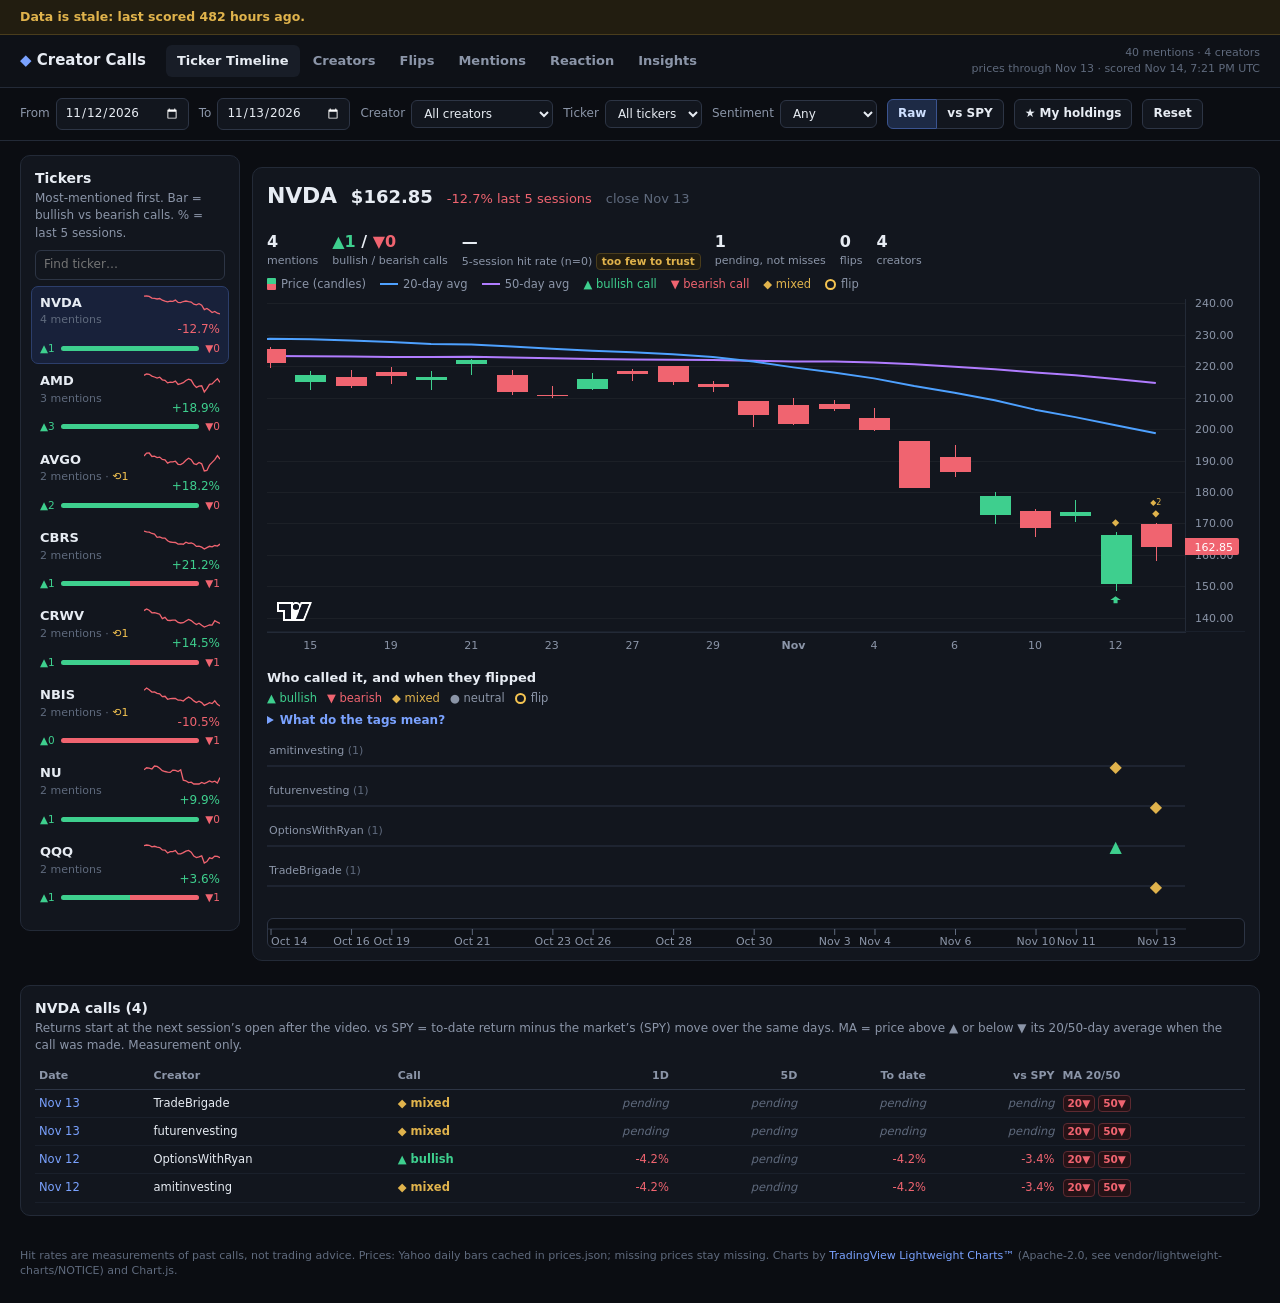
<file: projects/creator-calls-dashboard/index.html>
<!DOCTYPE html>
<html lang="en">
<head>
  <meta charset="utf-8">
  <meta name="viewport" content="width=device-width, initial-scale=1">
  <title>Creator Calls · Ticker Timeline</title>
  <link rel="icon" href="data:image/svg+xml,%3Csvg xmlns='http://www.w3.org/2000/svg' viewBox='0 0 16 16'%3E%3Crect width='16' height='16' rx='3' fill='%23151922'/%3E%3Cpath d='M3 11l3-4 3 2 4-5' stroke='%237aa2ff' stroke-width='1.6' fill='none'/%3E%3C/svg%3E">
  <link rel="stylesheet" href="css/v2.css">
</head>
<body>
  <div id="freshness" class="freshness" hidden role="status"></div>
  <header class="bar">
    <div class="brand"><span class="logo">◆</span> Creator Calls</div>
    <nav class="tabs" role="tablist">
      <button type="button" class="active" data-tab="timeline" role="tab" aria-selected="true">Ticker Timeline</button>
      <button type="button" data-tab="creators" role="tab" aria-selected="false">Creators</button>
      <button type="button" data-tab="flips" role="tab" aria-selected="false">Flips</button>
      <button type="button" data-tab="mentions" role="tab" aria-selected="false">Mentions</button>
      <button type="button" data-tab="reaction" role="tab" aria-selected="false">Reaction</button>
      <button type="button" data-tab="insights" role="tab" aria-selected="false">Insights</button>
    </nav>
    <div id="stamp" class="stamp"></div>
  </header>

  <section class="filters" id="filters">
    <label>From <input type="date" id="from"></label>
    <label>To <input type="date" id="to"></label>
    <label>Creator <select id="channel"><option value="">All creators</option></select></label>
    <label>Ticker <select id="ticker"><option value="">All tickers</option></select></label>
    <label>Sentiment
      <select id="sentiment">
        <option value="">Any</option>
        <option value="bullish">▲ Bullish</option>
        <option value="bearish">▼ Bearish</option>
        <option value="mixed">◆ Mixed</option>
        <option value="neutral">● Neutral</option>
      </select>
    </label>
    <div class="seg" role="group" aria-label="Return basis" title="vs SPY removes the whole market's move over the same days, so you see what the stock did on its own.">
      <button type="button" id="basis-raw" class="on" aria-pressed="true">Raw</button>
      <button type="button" id="basis-spy" aria-pressed="false">vs SPY</button>
    </div>
    <div class="hold-wrap">
      <button type="button" class="btn" id="holdings" aria-pressed="false" aria-expanded="false" aria-controls="holdings-panel">★ My holdings</button>
      <div id="holdings-panel" class="hold-panel" hidden>
        <label class="hold-filter"><input type="checkbox" id="holdings-filter"> Show only my holdings</label>
        <ul id="holdings-list" class="hold-list"></ul>
        <form id="holdings-add" class="hold-add">
          <input id="holdings-input" type="text" maxlength="16" placeholder="Add ticker" aria-label="Add ticker" autocomplete="off" spellcheck="false">
          <button type="submit" class="btn">Add</button>
        </form>
        <button type="button" class="btn hold-reset" id="holdings-reset">Reset to default</button>
      </div>
    </div>
    <button type="button" class="btn" id="reset">Reset</button>
  </section>

  <p id="status" class="status" hidden></p>

  <!-- TIMELINE -->
  <main id="tab-timeline" class="tab-panel active">
    <div class="tl-grid">
      <aside class="panel tl-list">
        <div class="panel-head">
          <h2>Tickers</h2>
          <p class="caption">Most-mentioned first. Bar = bullish vs bearish calls. % = last 5 sessions.</p>
          <input type="search" id="tsearch" placeholder="Find ticker…" aria-label="Find ticker">
        </div>
        <div id="tlist" class="tlist"></div>
      </aside>

      <section class="panel tl-center">
        <div id="focus-head" class="focus-head"></div>
        <div class="legend" id="chart-legend" role="group" aria-label="Chart layers">
          <button type="button" class="leg-btn" data-layer="candles" aria-pressed="true"><i class="ln candles"></i>Price (candles)</button>
          <button type="button" class="leg-btn" data-layer="s20" aria-pressed="true"><i class="ln s20"></i>20-day avg</button>
          <button type="button" class="leg-btn" data-layer="s50" aria-pressed="true"><i class="ln s50"></i>50-day avg</button>
          <button type="button" class="leg-btn" data-layer="bullish" aria-pressed="true"><span class="g bull">▲ bullish call</span></button>
          <button type="button" class="leg-btn" data-layer="bearish" aria-pressed="true"><span class="g bear">▼ bearish call</span></button>
          <button type="button" class="leg-btn" data-layer="mixed" aria-pressed="true"><span class="g mixed">◆ mixed</span></button>
          <button type="button" class="leg-btn" data-layer="flip" aria-pressed="true"><i class="ring"></i>flip</button>
        </div>
        <div id="chart" class="chart-wrap"><svg id="chart-overlay" class="overlay"></svg><div id="call-pop" class="call-pop" hidden role="dialog" aria-label="Calls"></div></div>
        <p id="chart-note" class="caption"></p>
        <div class="lanes-head">
          <h3>Who called it, and when they flipped</h3>
          <p class="lane-legend" id="lane-legend">
            <span class="g bull">▲ bullish</span>
            <span class="g bear">▼ bearish</span>
            <span class="g mixed">◆ mixed</span>
            <span class="g neutral">● neutral</span>
            <span><i class="ring"></i>flip</span>
          </p>
          <details class="lane-help">
            <summary>What do the tags mean?</summary>
            <p class="caption" id="flip-def-short"></p>
          </details>
        </div>
        <div id="lanes" class="lanes"><svg id="lanes-svg"></svg><div id="lane-axis" class="lane-axis"><svg id="lane-axis-svg"></svg></div><div id="lane-tip" class="lane-tip" hidden role="tooltip"></div></div>
      </section>

      <aside class="panel tl-calls">
        <div class="panel-head">
          <h2 id="calls-title">Calls</h2>
          <p class="caption">Returns start at the next session’s open after the video. vs SPY = to-date return minus the market’s (SPY) move over the same days. MA = price above ▲ or below ▼ its 20/50-day average when the call was made. Measurement only.</p>
        </div>
        <div class="table-scroll-wrap" id="calls-scroll-wrap">
          <div class="table-scroll calls-scroll" id="calls-scroll">
            <table class="calls">
              <thead><tr><th>Date</th><th>Creator</th><th>Call</th><th class="r">1D</th><th class="r">5D</th><th class="r">To date</th><th class="r">vs SPY</th><th>MA 20/50</th></tr></thead>
              <tbody id="calls-body"></tbody>
            </table>
          </div>
          <div class="scroll-cue" id="calls-scroll-cue" hidden>scroll →</div>
        </div>
      </aside>
    </div>
  </main>

  <!-- CREATORS / SCORECARD -->
  <main id="tab-creators" class="tab-panel">
    <p class="note">Hit rate = the share of bullish (▲) or bearish (▼) calls where the stock then moved the way the creator said. It is a measurement of past calls only, not advice. Mixed and neutral mentions are not scored. Pending calls (not enough sessions yet) are kept apart and never counted as misses. <span id="basis-note"></span></p>
    <div class="kpi" id="score-kpis"></div>
    <div class="two">
      <article class="panel">
        <h2>Hit rate by creator</h2>
        <p class="caption" id="cap-score-ch">5-session and next-session hit rates. n = scored calls. Dashed line = 50% (a coin flip).</p>
        <div class="chart-box tall"><canvas id="chart-score-channel"></canvas></div>
      </article>
      <article class="panel">
        <div class="table-head"><h2>Creator × ticker</h2><p class="caption" id="split-count"></p></div>
        <p class="caption">Each creator’s record on each ticker. Under 10 scored calls is too few to trust; those rows say so.</p>
        <div class="table-scroll split-scroll">
          <table>
            <thead><tr><th data-sort-split="channel">Creator</th><th data-sort-split="ticker">Ticker</th><th data-sort-split="directional">Calls</th><th class="r" data-sort-split="hit1">1D hit</th><th class="r" data-sort-split="hit5">5D hit</th><th class="r" data-sort-split="hitspy">5D vs SPY</th><th class="r" data-sort-split="hittd">To date</th><th class="r" data-sort-split="pending">Pending</th><th data-sort-split="n5">Sample</th></tr></thead>
            <tbody id="split-body"></tbody>
          </table>
        </div>
      </article>
    </div>
    <article class="panel">
      <div class="table-head"><h2>Scored calls</h2><p class="caption" id="score-count"></p></div>
      <div class="table-scroll">
        <table>
          <thead><tr>
            <th data-sort-score="date">Date</th><th data-sort-score="channel">Creator</th><th data-sort-score="ticker">Ticker</th><th data-sort-score="sentiment">Call</th>
            <th class="r" data-sort-score="ret_1d">1D</th><th class="r" data-sort-score="ret_5d">5D</th><th data-sort-score="hit_5d">5D result</th><th class="r" data-sort-score="ex_5d">5D vs SPY</th>
            <th class="r" data-sort-score="ret_td">To date</th><th class="r" data-sort-score="ex_td">To date vs SPY</th><th>MA 20/50</th><th>Video</th>
          </tr></thead>
          <tbody id="score-body"></tbody>
        </table>
      </div>
    </article>
  </main>

  <!-- FLIPS -->
  <main id="tab-flips" class="tab-panel">
    <p class="note" id="flip-def"></p>
    <div class="kpi" id="flip-kpis"></div>
    <article class="panel">
      <div class="table-head"><h2>Flips</h2><p class="caption" id="flip-count"></p></div>
      <div class="table-scroll">
        <table>
          <thead><tr><th>Date</th><th>Creator</th><th>Ticker</th><th>Change</th><th>Prev call</th><th class="r" id="th-prior">Before</th><th class="r" id="th-fwd">After</th><th>Tag</th><th>1D / 5D after the flip</th><th>Video</th></tr></thead>
          <tbody id="flip-body"></tbody>
        </table>
      </div>
    </article>
  </main>

  <!-- MENTIONS -->
  <main id="tab-mentions" class="tab-panel">
    <div class="two">
      <article class="panel"><h2>Top tickers</h2><p class="caption" id="cap-tickers">Mention count, split by sentiment</p><div class="chart-box tall"><canvas id="chart-tickers"></canvas></div></article>
      <article class="panel"><h2>Sentiment by creator</h2><p class="caption">Split of mentions on each channel</p><div class="chart-box tall"><canvas id="chart-channels"></canvas></div></article>
    </div>
    <article class="panel"><h2>Mentions over time</h2><p class="caption">Daily counts. Gaps are days with no mentions.</p><div class="chart-box"><canvas id="chart-time"></canvas></div></article>
    <article class="panel">
      <div class="table-head"><h2>Mentions</h2><p class="caption" id="table-count"></p></div>
      <div class="table-scroll">
        <table>
          <thead><tr><th data-sort="date">Date</th><th data-sort="channel">Creator</th><th data-sort="ticker">Ticker</th><th data-sort="sentiment">Sentiment</th><th data-sort="price_talk">Price talk</th><th data-sort="summary">Summary</th><th>Video</th></tr></thead>
          <tbody id="mentions-body"></tbody>
        </table>
      </div>
    </article>
  </main>

  <!-- REACTION -->
  <main id="tab-reaction" class="tab-panel">
    <p class="note">Same-session moves are excluded. “Reaction” is the return from the next session’s open to that session’s close, grouped by the sentiment in the video. <span id="react-basis"></span></p>
    <div class="kpi" id="react-kpis"></div>
    <div class="two">
      <article class="panel"><h2>Average next-session return</h2><p class="caption">By sentiment of the mention</p><div class="chart-box"><canvas id="chart-react-mean"></canvas></div></article>
      <article class="panel"><h2>Share of next sessions that were up</h2><p class="caption">Fraction of reactions above zero</p><div class="chart-box"><canvas id="chart-react-pos"></canvas></div></article>
    </div>
  </main>

  <!-- INSIGHTS -->
  <main id="tab-insights" class="tab-panel">
    <p class="note" id="insights-disclaimer">Each card is one test: one chart and one sentence, sorted by strength of evidence. A low p-value is not proof, and nothing here is a cause-and-effect claim.</p>
    <p class="caption ins-key">n = how many calls the test used. p = the chance of seeing a gap this big by luck alone if there were no real pattern (lower = less likely luck). “Could be chance” means luck explains it fine. Insights use all data and ignore the filters above.</p>
    <div id="insights-list" class="insight-list"></div>
  </main>

  <footer class="foot">
    Hit rates are measurements of past calls, not trading advice. Prices: Yahoo daily bars cached in prices.json; missing prices stay missing.
    Charts by <a href="https://www.tradingview.com/" target="_blank" rel="noreferrer">TradingView Lightweight Charts™</a> (Apache-2.0, see vendor/lightweight-charts/NOTICE) and Chart.js.
  </footer>

  <script src="js/config.js"></script>
  <script src="js/freshness.js"></script>
  <script src="vendor/chart.umd.min.js"></script>
  <script src="vendor/lightweight-charts/lightweight-charts.standalone.production.js"></script>
  <script src="js/v2.js"></script>
</body>
</html>
</file>
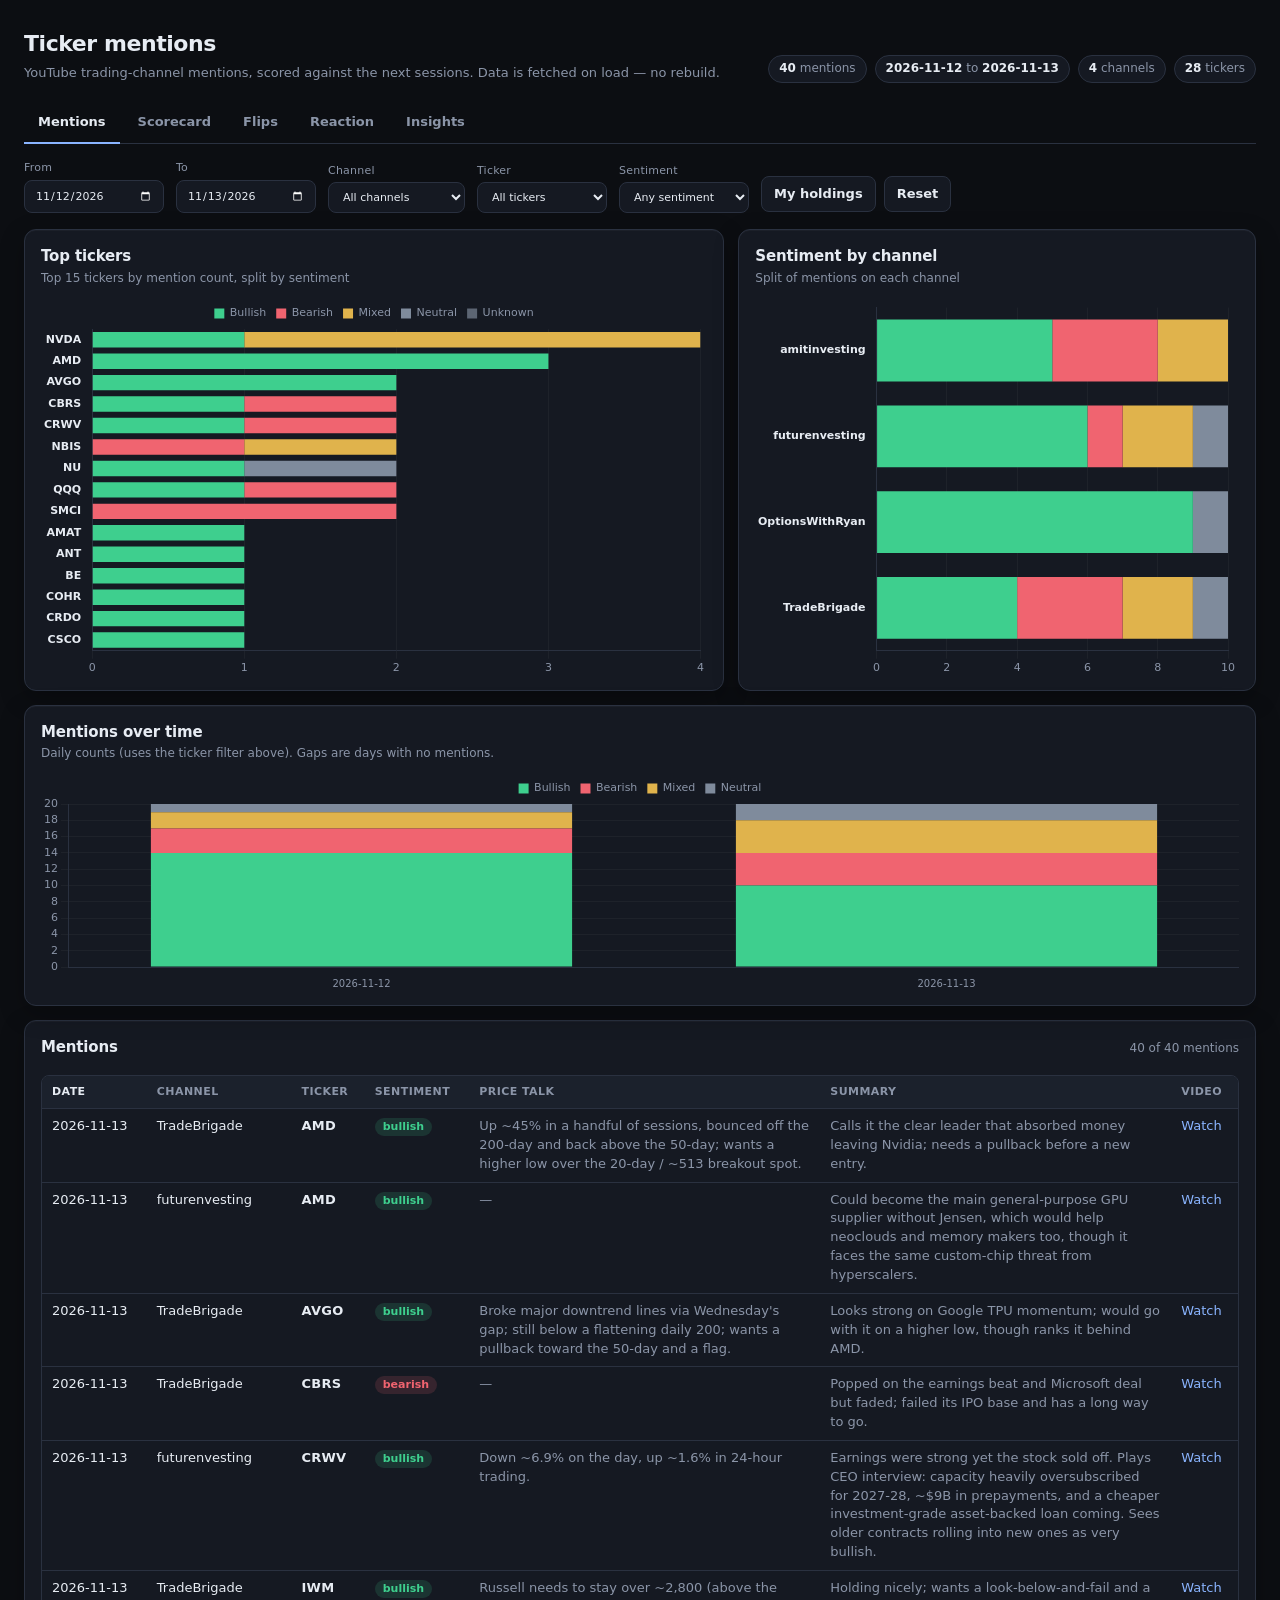
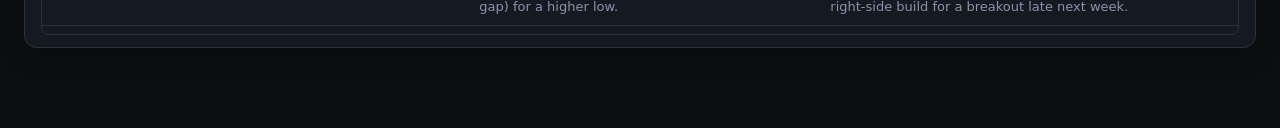
<file: projects/creator-calls-dashboard/v1/index.html>
<!DOCTYPE html>
<html lang="en">
<head>
  <meta charset="utf-8">
  <meta name="viewport" content="width=device-width, initial-scale=1">
  <title>Ticker mentions</title>
  <link rel="icon" href="data:image/svg+xml,%3Csvg xmlns='http://www.w3.org/2000/svg' viewBox='0 0 16 16'%3E%3Crect width='16' height='16' rx='3' fill='%23151822'/%3E%3Ccircle cx='8' cy='8' r='4' fill='%237aa2ff'/%3E%3C/svg%3E">
  <link rel="stylesheet" href="css/style.css">
</head>
<body>
  <div class="wrap">
    <header class="top">
      <div>
        <h1>Ticker mentions</h1>
        <p class="sub">YouTube trading-channel mentions, scored against the next sessions. Data is fetched on load — no rebuild.</p>
      </div>
      <div id="stats" class="stats"></div>
    </header>

    <nav class="tabs" role="tablist">
      <button type="button" class="active" data-tab="mentions" role="tab" aria-selected="true">Mentions</button>
      <button type="button" data-tab="scorecard" role="tab" aria-selected="false">Scorecard</button>
      <button type="button" data-tab="flips" role="tab" aria-selected="false">Flips</button>
      <button type="button" data-tab="reaction" role="tab" aria-selected="false">Reaction</button>
      <button type="button" data-tab="insights" role="tab" aria-selected="false">Insights</button>
    </nav>

    <section class="filters" id="filters">
      <label>From <input type="date" id="from"></label>
      <label>To <input type="date" id="to"></label>
      <label>Channel
        <select id="channel"><option value="">All channels</option></select>
      </label>
      <label>Ticker
        <select id="ticker"><option value="">All tickers</option></select>
      </label>
      <label>Sentiment
        <select id="sentiment">
          <option value="">Any sentiment</option>
          <option value="bullish">Bullish</option>
          <option value="bearish">Bearish</option>
          <option value="mixed">Mixed</option>
          <option value="neutral">Neutral</option>
        </select>
      </label>
      <div class="btn-row">
        <button type="button" class="btn" id="holdings" aria-pressed="false">My holdings</button>
        <button type="button" class="btn" id="reset">Reset</button>
      </div>
    </section>

    <p id="status" class="status" hidden></p>

    <section id="tab-mentions" class="tab-panel active">
      <div class="charts">
        <article class="card">
          <h2>Top tickers</h2>
          <p class="caption" id="cap-tickers">Mention count, split by sentiment</p>
          <div class="chart-box tall"><canvas id="chart-tickers"></canvas></div>
        </article>
        <article class="card">
          <h2>Sentiment by channel</h2>
          <p class="caption">Split of mentions on each channel</p>
          <div class="chart-box tall"><canvas id="chart-channels"></canvas></div>
        </article>
        <article class="card wide">
          <h2>Mentions over time</h2>
          <p class="caption">Daily counts (uses the ticker filter above). Gaps are days with no mentions.</p>
          <div class="chart-box"><canvas id="chart-time"></canvas></div>
        </article>
      </div>
      <article class="card table-card">
        <div class="table-head">
          <h2>Mentions</h2>
          <p class="caption" id="table-count"></p>
        </div>
        <div class="table-scroll">
          <table>
            <thead>
              <tr>
                <th data-sort="date">Date</th>
                <th data-sort="channel">Channel</th>
                <th data-sort="ticker">Ticker</th>
                <th data-sort="sentiment">Sentiment</th>
                <th data-sort="price_talk">Price talk</th>
                <th data-sort="summary">Summary</th>
                <th>Video</th>
              </tr>
            </thead>
            <tbody id="mentions-body"></tbody>
          </table>
        </div>
      </article>
    </section>

    <section id="tab-scorecard" class="tab-panel">
      <div class="kpi" id="score-kpis"></div>
      <div class="charts">
        <article class="card wide">
          <h2>Hit rate by channel</h2>
          <p class="caption">Directional calls only. Returns start at the next session’s open after the video date.</p>
          <div class="chart-box tall" style="height:320px"><canvas id="chart-score-channel"></canvas></div>
        </article>
      </div>
      <article class="card table-card">
        <div class="table-head">
          <h2>Scored calls</h2>
          <p class="caption" id="score-count"></p>
        </div>
        <div class="table-scroll">
          <table>
            <thead>
              <tr>
                <th data-sort-score="date">Date</th>
                <th data-sort-score="channel">Channel</th>
                <th data-sort-score="ticker">Ticker</th>
                <th data-sort-score="sentiment">Sentiment</th>
                <th data-sort-score="ret_1d">1d</th>
                <th data-sort-score="ret_5d">5d</th>
                <th data-sort-score="hit_5d">5d hit</th>
                <th data-sort-score="ex_5d">5d vs SPY</th>
                <th>Video</th>
              </tr>
            </thead>
            <tbody id="score-body"></tbody>
          </table>
        </div>
      </article>
    </section>

    <section id="tab-flips" class="tab-panel">
      <p class="disclaimer">A flip is the same creator changing a ticker from bullish to bearish, or the other way. Hit rates use the same next-session rule as the scorecard.</p>
      <div class="kpi" id="flip-kpis"></div>
      <article class="card table-card">
        <div class="table-head">
          <h2>Flips</h2>
          <p class="caption" id="flip-count"></p>
        </div>
        <div class="table-scroll">
          <table>
            <thead>
              <tr>
                <th>Date</th>
                <th>Channel</th>
                <th>Ticker</th>
                <th>From</th>
                <th>To</th>
                <th>Prev date</th>
                <th>1d / 5d after the flip</th>
                <th>Video</th>
              </tr>
            </thead>
            <tbody id="flip-body"></tbody>
          </table>
        </div>
      </article>
    </section>

    <section id="tab-reaction" class="tab-panel">
      <p class="disclaimer">Same-session moves are excluded. “Reaction” is the return from the next session’s open to that session’s close, by the sentiment in the video.</p>
      <div class="kpi" id="react-kpis"></div>
      <div class="charts">
        <article class="card">
          <h2>Mean next-session return</h2>
          <p class="caption">By sentiment of the mention</p>
          <div class="chart-box"><canvas id="chart-react-mean"></canvas></div>
        </article>
        <article class="card">
          <h2>Share of positive next sessions</h2>
          <p class="caption">Fraction of reactions that were up</p>
          <div class="chart-box"><canvas id="chart-react-pos"></canvas></div>
        </article>
      </div>
    </section>

    <section id="tab-insights" class="tab-panel">
      <p class="disclaimer" id="insights-disclaimer">Each card is one test: one chart and one sentence, sorted by evidence strength. A low p-value is not proof, and nothing here is a cause-and-effect claim.</p>
      <div id="insights-list" class="insight-list"></div>
    </section>
  </div>

  <script src="js/config.js"></script>
  <script src="vendor/chart.umd.min.js"></script>
  <script src="js/app.js"></script>
</body>
</html>
</file>
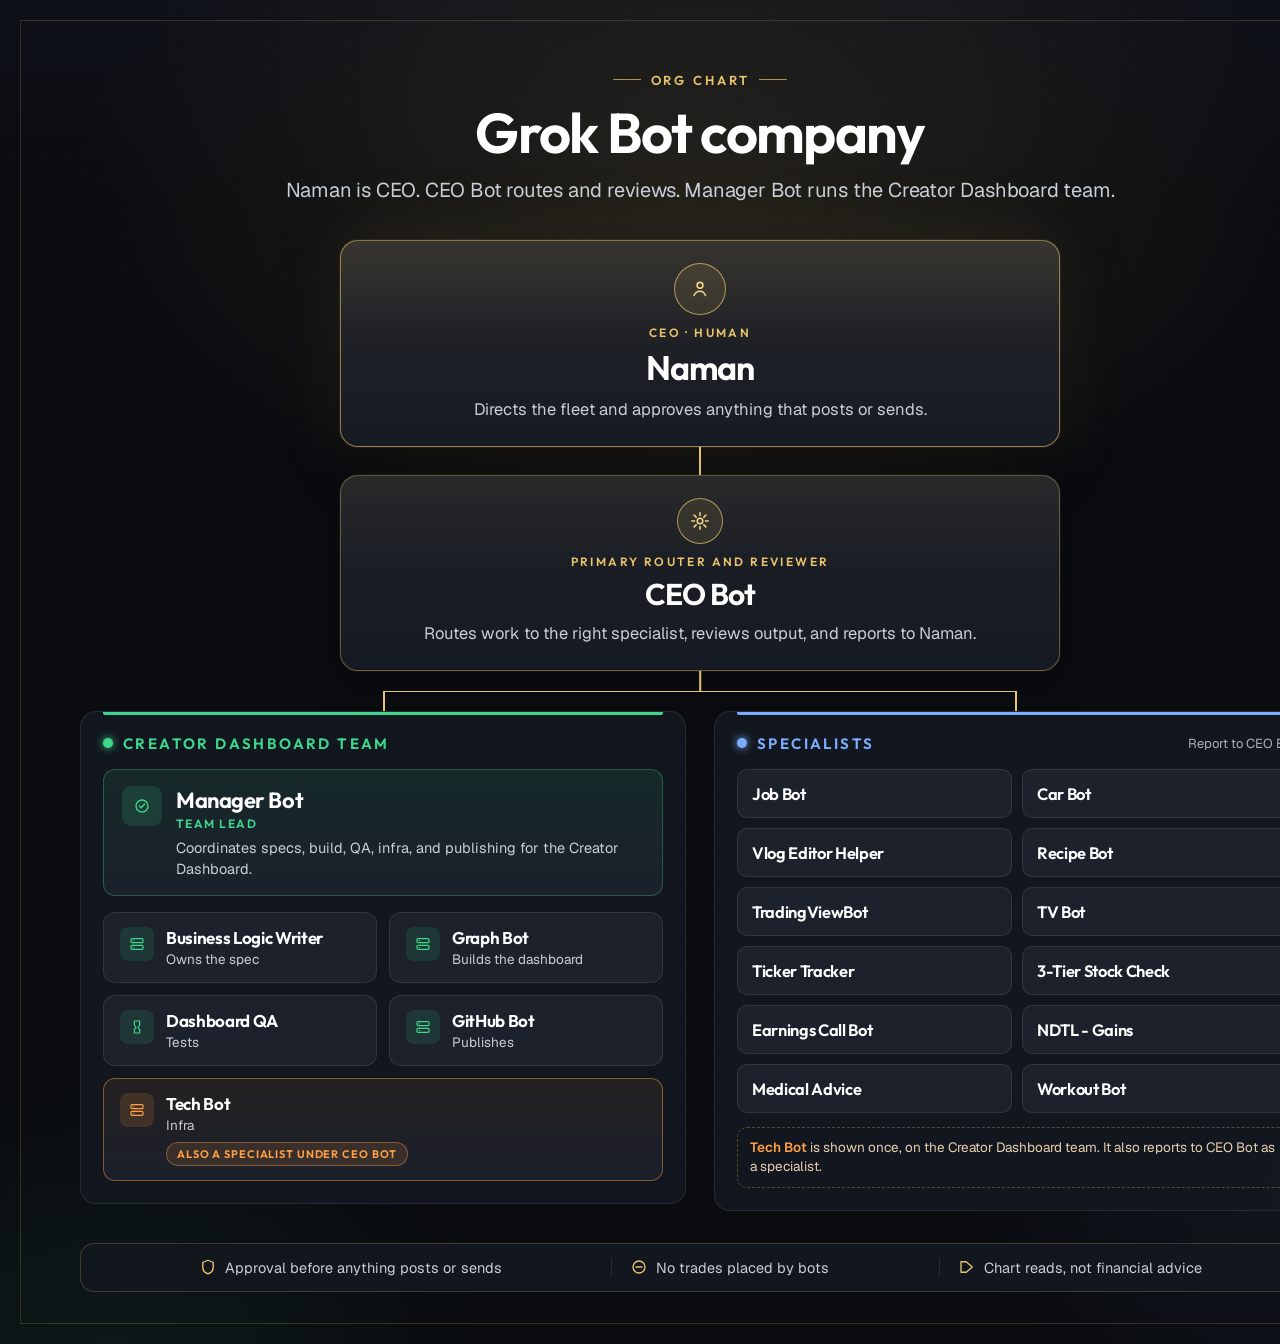
<file: docs/agentic-workflow/org-chart.html>
<!DOCTYPE html>
<html lang="en">
<head>
<meta charset="UTF-8" />
<title>Grok Bot company</title>
<style>
  @font-face {
    font-family: "Outfit";
    src: url("Outfit-VariableFont_wght.ttf") format("truetype");
    font-weight: 100 900;
    font-style: normal;
    font-display: block;
  }
  @font-face {
    font-family: "Geist";
    src: url("Geist-VariableFont_wght.ttf") format("truetype");
    font-weight: 100 900;
    font-style: normal;
    font-display: block;
  }

  :root {
    --bg: #0A0C10;
    --card: #161A23;
    --card-2: #1C212C;
    --line: rgba(255,255,255,0.09);
    --text: #F3F5F8;
    --muted: #C8CED7;
    --dim: #A8B0BB;
    --gold: #E8C36A;
    --gold-2: #F3D58A;
    --dashboard: #3DD68C;
    --specialists: #7AADFF;
    --qc: #FF9F43;
  }

  * { box-sizing: border-box; margin: 0; padding: 0; }
  html, body { background: #000; color: var(--text); }

  #poster {
    position: relative;
    width: 1400px;
    background:
      radial-gradient(ellipse 900px 520px at 50% 180px, rgba(232,195,106,0.11), transparent 70%),
      radial-gradient(ellipse 640px 460px at 8% 100%, rgba(61,214,140,0.06), transparent 60%),
      radial-gradient(ellipse 600px 440px at 94% 88%, rgba(122,173,255,0.06), transparent 60%),
      linear-gradient(180deg, #0E1118 0%, var(--bg) 200px, var(--bg) 100%);
    padding: 64px 80px 52px;
    overflow: hidden;
    font-family: "Geist", sans-serif;
  }

  #poster::before {
    content: "";
    position: absolute;
    inset: 0;
    background-image: radial-gradient(rgba(255,255,255,0.045) 1px, transparent 1px);
    background-size: 28px 28px;
    mask-image: linear-gradient(180deg, rgba(0,0,0,0.7) 0%, rgba(0,0,0,0.25) 300px, rgba(0,0,0,0.12) 100%);
    pointer-events: none;
  }

  .frame {
    position: absolute;
    inset: 20px;
    border: 1px solid rgba(232,195,106,0.18);
    pointer-events: none;
    z-index: 2;
  }

  .inner { position: relative; z-index: 1; }

  header {
    text-align: center;
    margin-bottom: 36px;
  }

  .kicker {
    display: inline-flex;
    align-items: center;
    gap: 10px;
    font-family: "Outfit", sans-serif;
    font-weight: 600;
    font-size: 13px;
    letter-spacing: 0.22em;
    text-transform: uppercase;
    color: var(--gold);
    margin-bottom: 16px;
  }
  .kicker::before,
  .kicker::after {
    content: "";
    width: 28px;
    height: 1px;
    background: var(--gold);
    opacity: 0.7;
  }

  h1 {
    font-family: "Outfit", sans-serif;
    font-weight: 650;
    font-size: 56px;
    letter-spacing: -0.03em;
    line-height: 1.05;
    color: #fff;
    margin-bottom: 14px;
  }

  .subtitle {
    font-size: 20px;
    font-weight: 400;
    color: var(--muted);
    letter-spacing: -0.01em;
    line-height: 1.4;
    max-width: 920px;
    margin: 0 auto;
  }

  .chain {
    display: flex;
    flex-direction: column;
    align-items: center;
  }

  .human, .router {
    width: 720px;
    text-align: center;
    border-radius: 18px;
    padding: 22px 36px 24px;
  }

  .human {
    background:
      linear-gradient(180deg, rgba(232,195,106,0.16), rgba(232,195,106,0.04) 48%, rgba(22,26,35,0.95)),
      var(--card);
    border: 1.5px solid rgba(232,195,106,0.55);
    box-shadow:
      0 0 0 1px rgba(232,195,106,0.08),
      0 18px 50px rgba(0,0,0,0.35),
      0 0 80px rgba(232,195,106,0.10);
  }

  .router {
    background:
      linear-gradient(180deg, rgba(232,195,106,0.09), rgba(232,195,106,0.02) 48%, rgba(22,26,35,0.95)),
      var(--card);
    border: 1px solid rgba(232,195,106,0.35);
    box-shadow:
      0 0 0 1px rgba(232,195,106,0.06),
      0 14px 36px rgba(0,0,0,0.30);
  }

  .icon-wrap {
    width: 52px;
    height: 52px;
    margin: 0 auto 10px;
    border-radius: 50%;
    border: 1.5px solid rgba(232,195,106,0.7);
    background: rgba(232,195,106,0.10);
    display: flex;
    align-items: center;
    justify-content: center;
    color: var(--gold-2);
  }
  .router .icon-wrap {
    width: 46px;
    height: 46px;
  }

  .label {
    font-family: "Outfit", sans-serif;
    font-weight: 600;
    font-size: 12px;
    letter-spacing: 0.2em;
    text-transform: uppercase;
    color: var(--gold);
    margin-bottom: 6px;
  }

  .human h2, .router h2 {
    font-family: "Outfit", sans-serif;
    font-weight: 650;
    letter-spacing: -0.03em;
    color: #fff;
    margin-bottom: 8px;
  }
  .human h2 { font-size: 34px; }
  .router h2 { font-size: 30px; }

  .human p, .router p {
    font-size: 16.5px;
    line-height: 1.5;
    color: var(--muted);
    max-width: 640px;
    margin: 0 auto;
  }

  .stem {
    width: 1.6px;
    height: 28px;
    background: var(--gold);
  }

  .fork {
    position: relative;
    width: 100%;
    height: 40px;
  }
  .fork-v {
    position: absolute;
    left: 50%;
    top: 0;
    width: 1.6px;
    height: 20px;
    background: var(--gold);
    transform: translateX(-50%);
  }
  .fork-h {
    position: absolute;
    /* column centers at 25%-7px and 75%+7px when gap is 28px */
    left: calc(25% - 7px);
    right: calc(25% - 7px);
    top: 20px;
    height: 1.6px;
    background: var(--gold);
  }
  .fork-down-l,
  .fork-down-r {
    position: absolute;
    top: 20px;
    width: 1.6px;
    height: 20px;
    background: var(--gold);
  }
  .fork-down-l { left: calc(25% - 7px); }
  .fork-down-r { right: calc(25% - 7px); }

  .columns {
    display: grid;
    grid-template-columns: 1fr 1fr;
    gap: 28px;
    width: 100%;
    align-items: start;
  }

  .floor {
    background: rgba(20,24,32,0.88);
    border: 1px solid var(--line);
    border-radius: 16px;
    padding: 22px;
    position: relative;
  }
  .floor::before {
    content: "";
    position: absolute;
    left: 22px;
    right: 22px;
    top: 0;
    height: 3px;
    border-radius: 0 0 2px 2px;
  }
  .floor.dashboard::before { background: var(--dashboard); }
  .floor.specialists::before { background: var(--specialists); }

  .floor-head {
    display: flex;
    align-items: center;
    gap: 10px;
    margin-bottom: 16px;
  }
  .floor-head .swatch {
    width: 10px;
    height: 10px;
    border-radius: 50%;
    flex: none;
  }
  .floor.dashboard .swatch { background: var(--dashboard); box-shadow: 0 0 8px var(--dashboard); }
  .floor.specialists .swatch { background: var(--specialists); box-shadow: 0 0 8px var(--specialists); }

  .floor h3 {
    font-family: "Outfit", sans-serif;
    font-weight: 650;
    font-size: 15px;
    letter-spacing: 0.16em;
    text-transform: uppercase;
  }
  .floor.dashboard h3 { color: var(--dashboard); }
  .floor.specialists h3 { color: var(--specialists); }

  .floor-note {
    margin-left: auto;
    font-size: 13px;
    color: var(--dim);
  }

  .lead {
    display: flex;
    gap: 14px;
    align-items: flex-start;
    background:
      linear-gradient(180deg, rgba(61,214,140,0.10), rgba(28,33,44,0.95));
    border: 1px solid rgba(61,214,140,0.32);
    border-radius: 12px;
    padding: 16px 18px;
    margin-bottom: 16px;
  }
  .lead .bot-icon {
    flex: none;
    width: 40px;
    height: 40px;
    border-radius: 9px;
    display: flex;
    align-items: center;
    justify-content: center;
    background: rgba(61,214,140,0.14);
    color: var(--dashboard);
  }
  .lead h4 {
    font-family: "Outfit", sans-serif;
    font-weight: 650;
    font-size: 22px;
    letter-spacing: -0.02em;
    color: #fff;
    margin-bottom: 2px;
  }
  .lead .role {
    font-family: "Outfit", sans-serif;
    font-weight: 620;
    font-size: 12px;
    letter-spacing: 0.12em;
    text-transform: uppercase;
    color: var(--dashboard);
    margin-bottom: 6px;
  }
  .lead p.blurb {
    font-size: 14.5px;
    line-height: 1.45;
    color: var(--muted);
  }

  .members {
    display: grid;
    grid-template-columns: 1fr 1fr;
    gap: 12px;
  }
  .member.dual {
    grid-column: 1 / -1;
  }

  .member {
    background: var(--card-2);
    border: 1px solid var(--line);
    border-radius: 12px;
    padding: 14px 16px;
    display: flex;
    gap: 12px;
    align-items: flex-start;
  }
  .member.dual {
    border-color: rgba(255,159,67,0.45);
    background:
      linear-gradient(180deg, rgba(255,159,67,0.08), rgba(28,33,44,0.96));
  }
  .member .bot-icon {
    flex: none;
    width: 34px;
    height: 34px;
    border-radius: 8px;
    display: flex;
    align-items: center;
    justify-content: center;
    background: rgba(61,214,140,0.12);
    color: var(--dashboard);
  }
  .member.dual .bot-icon {
    background: rgba(255,159,67,0.14);
    color: var(--qc);
  }
  .member h4 {
    font-family: "Outfit", sans-serif;
    font-weight: 650;
    font-size: 17px;
    letter-spacing: -0.02em;
    color: #fff;
    margin-bottom: 2px;
  }
  .member .role {
    font-size: 13.5px;
    color: var(--muted);
  }
  .dual-badge {
    display: inline-flex;
    margin-top: 8px;
    font-family: "Outfit", sans-serif;
    font-weight: 650;
    font-size: 11px;
    letter-spacing: 0.08em;
    text-transform: uppercase;
    color: var(--qc);
    background: rgba(255,159,67,0.12);
    border: 1px solid rgba(255,159,67,0.4);
    border-radius: 999px;
    padding: 4px 10px;
  }

  .spec-grid {
    display: grid;
    grid-template-columns: 1fr 1fr;
    gap: 10px;
  }
  .specialist {
    background: var(--card-2);
    border: 1px solid var(--line);
    border-radius: 10px;
    padding: 13px 14px;
  }
  .specialist h4 {
    font-family: "Outfit", sans-serif;
    font-weight: 620;
    font-size: 16.5px;
    letter-spacing: -0.02em;
    color: #fff;
  }

  .spec-footnote {
    margin-top: 14px;
    font-size: 13.5px;
    line-height: 1.45;
    color: var(--dim);
    padding: 10px 12px;
    border-radius: 10px;
    border: 1px dashed rgba(255,159,67,0.35);
    color: #E8D0B0;
  }
  .spec-footnote strong {
    color: var(--qc);
    font-weight: 600;
  }

  footer {
    margin-top: 32px;
    display: flex;
    justify-content: space-evenly;
    align-items: center;
    gap: 12px;
    background: rgba(20,24,32,0.88);
    border: 1px solid rgba(232,195,106,0.22);
    border-radius: 14px;
    padding: 14px 20px;
  }
  .guard {
    display: inline-flex;
    align-items: center;
    gap: 8px;
    font-size: 14.5px;
    color: var(--muted);
    white-space: nowrap;
  }
  .guard svg { color: var(--gold); flex: none; }
  footer .guard + .guard {
    border-left: 1px solid var(--line);
    padding-left: 18px;
  }
</style>
</head>
<body>
  <div id="poster">
    <div class="frame"></div>
    <div class="inner">
      <header>
        <div class="kicker">Org chart</div>
        <h1>Grok Bot company</h1>
        <p class="subtitle">Naman is CEO. CEO Bot routes and reviews. Manager Bot runs the Creator Dashboard team.</p>
      </header>

      <div class="chain">
        <article class="human" id="naman">
          <div class="icon-wrap"><svg width="22" height="22" viewBox="0 0 24 24" fill="none" stroke="currentColor" stroke-width="1.7" stroke-linecap="round" stroke-linejoin="round">
  <circle cx="12" cy="8" r="3.2"/>
  <path d="M5.5 19c1.2-3.1 3.6-4.6 6.5-4.6S16.8 15.9 18 19"/>
</svg></div>
          <div class="label">CEO · human</div>
          <h2>Naman</h2>
          <p>Directs the fleet and approves anything that posts or sends.</p>
        </article>

        <div class="stem" aria-hidden="true"></div>

        <article class="router" id="ceo_bot">
          <div class="icon-wrap"><svg width="22" height="22" viewBox="0 0 24 24" fill="none" stroke="currentColor" stroke-width="1.7" stroke-linecap="round" stroke-linejoin="round">
  <circle cx="12" cy="12" r="3"/>
  <path d="M12 3v3M12 18v3M3 12h3M18 12h3M5.6 5.6l2.2 2.2M16.2 16.2l2.2 2.2M18.4 5.6l-2.2 2.2M7.8 16.2l-2.2 2.2"/>
</svg></div>
          <div class="label">Primary router and reviewer</div>
          <h2>CEO Bot</h2>
          <p>Routes work to the right specialist, reviews output, and reports to Naman.</p>
        </article>

      </div>

      <div class="fork" aria-hidden="true">
        <div class="fork-v"></div>
        <div class="fork-h"></div>
        <div class="fork-down-l"></div>
        <div class="fork-down-r"></div>
      </div>

      <div class="columns">
        <section class="floor dashboard">
          <div class="floor-head">
            <span class="swatch"></span>
            <h3>Creator Dashboard team</h3>
          </div>

          <article class="lead" id="manager_bot">
            <div class="bot-icon"><svg width="18" height="18" viewBox="0 0 24 24" fill="none" stroke="currentColor" stroke-width="1.8" stroke-linecap="round" stroke-linejoin="round">
  <circle cx="12" cy="12" r="8"/>
  <path d="m8.5 12 2.3 2.3 4.7-5"/>
</svg></div>
            <div>
              <h4>Manager Bot</h4>
              <div class="role">Team lead</div>
              <p class="blurb">Coordinates specs, build, QA, infra, and publishing for the Creator Dashboard.</p>
            </div>
          </article>

          <div class="members">
            
            <article class="member" id="business_logic_writer">
              <div class="bot-icon"><svg width="16" height="16" viewBox="0 0 24 24" fill="none" stroke="currentColor" stroke-width="1.8" stroke-linecap="round" stroke-linejoin="round"><rect x="3" y="4" width="18" height="6" rx="1.5"/><rect x="3" y="14" width="18" height="6" rx="1.5"/><path d="M7 7h.01M7 17h.01"/></svg></div>
              <div class="bot-body">
                <h4>Business Logic Writer</h4>
                <p class="role">Owns the spec</p>
                
              </div>
            </article>
            <article class="member" id="graph_bot">
              <div class="bot-icon"><svg width="16" height="16" viewBox="0 0 24 24" fill="none" stroke="currentColor" stroke-width="1.8" stroke-linecap="round" stroke-linejoin="round"><rect x="3" y="4" width="18" height="6" rx="1.5"/><rect x="3" y="14" width="18" height="6" rx="1.5"/><path d="M7 7h.01M7 17h.01"/></svg></div>
              <div class="bot-body">
                <h4>Graph Bot</h4>
                <p class="role">Builds the dashboard</p>
                
              </div>
            </article>
            <article class="member" id="dashboard_qa">
              <div class="bot-icon"><svg width="16" height="16" viewBox="0 0 24 24" fill="none" stroke="currentColor" stroke-width="1.8" stroke-linecap="round" stroke-linejoin="round"><path d="M8 3h8v6l-2.5 3.5L16 16v5H8v-5l2.5-3.5L8 9V3Z"/></svg></div>
              <div class="bot-body">
                <h4>Dashboard QA</h4>
                <p class="role">Tests</p>
                
              </div>
            </article>
            <article class="member" id="github_bot">
              <div class="bot-icon"><svg width="16" height="16" viewBox="0 0 24 24" fill="none" stroke="currentColor" stroke-width="1.8" stroke-linecap="round" stroke-linejoin="round"><rect x="3" y="4" width="18" height="6" rx="1.5"/><rect x="3" y="14" width="18" height="6" rx="1.5"/><path d="M7 7h.01M7 17h.01"/></svg></div>
              <div class="bot-body">
                <h4>GitHub Bot</h4>
                <p class="role">Publishes</p>
                
              </div>
            </article>
            <article class="member dual" id="tech_bot">
              <div class="bot-icon"><svg width="16" height="16" viewBox="0 0 24 24" fill="none" stroke="currentColor" stroke-width="1.8" stroke-linecap="round" stroke-linejoin="round"><rect x="3" y="4" width="18" height="6" rx="1.5"/><rect x="3" y="14" width="18" height="6" rx="1.5"/><path d="M7 7h.01M7 17h.01"/></svg></div>
              <div class="bot-body">
                <h4>Tech Bot</h4>
                <p class="role">Infra</p>
                <div class="dual-badge">Also a specialist under CEO Bot</div>
              </div>
            </article>
          </div>
        </section>

        <section class="floor specialists">
          <div class="floor-head">
            <span class="swatch"></span>
            <h3>Specialists</h3>
            <span class="floor-note">Report to CEO Bot</span>
          </div>
          <div class="spec-grid">
            
            <article class="specialist" id="job_bot">
              <h4>Job Bot</h4>
            </article>
            <article class="specialist" id="car_bot">
              <h4>Car Bot</h4>
            </article>
            <article class="specialist" id="vlog_editor_helper">
              <h4>Vlog Editor Helper</h4>
            </article>
            <article class="specialist" id="recipe_bot">
              <h4>Recipe Bot</h4>
            </article>
            <article class="specialist" id="tradingview_bot">
              <h4>TradingViewBot</h4>
            </article>
            <article class="specialist" id="tv_bot">
              <h4>TV Bot</h4>
            </article>
            <article class="specialist" id="ticker_tracker">
              <h4>Ticker Tracker</h4>
            </article>
            <article class="specialist" id="three_tier">
              <h4>3-Tier Stock Check</h4>
            </article>
            <article class="specialist" id="earnings_call_bot">
              <h4>Earnings Call Bot</h4>
            </article>
            <article class="specialist" id="ndtl_gains">
              <h4>NDTL - Gains</h4>
            </article>
            <article class="specialist" id="medical_advice">
              <h4>Medical Advice</h4>
            </article>
            <article class="specialist" id="workout_bot">
              <h4>Workout Bot</h4>
            </article>
          </div>
          <p class="spec-footnote"><strong>Tech Bot</strong> is shown once, on the Creator Dashboard team. It also reports to CEO Bot as a specialist.</p>
        </section>
      </div>

      <footer>
        <div class="guard"><svg width="18" height="18" viewBox="0 0 24 24" fill="none" stroke="currentColor" stroke-width="1.8" stroke-linecap="round" stroke-linejoin="round"><path d="M12 3 5 6v6c0 5 3.2 8 7 9 3.8-1 7-4 7-9V6l-7-3Z"/></svg>Approval before anything posts or sends</div><div class="guard"><svg width="18" height="18" viewBox="0 0 24 24" fill="none" stroke="currentColor" stroke-width="1.8" stroke-linecap="round" stroke-linejoin="round"><circle cx="12" cy="12" r="8"/><path d="M8 12h8"/></svg>No trades placed by bots</div><div class="guard"><svg width="18" height="18" viewBox="0 0 24 24" fill="none" stroke="currentColor" stroke-width="1.8" stroke-linecap="round" stroke-linejoin="round"><path d="M4 19V5h7l8 7-8 7H4Z"/></svg>Chart reads, not financial advice</div>
      </footer>
    </div>
  </div>
</body>
</html>
</file>
<file: projects/creator-calls-dashboard/css/v2.css>
:root{
  --bg:#0b0d12;--panel:#12161e;--panel-2:#181d27;--line:#232a37;--line-2:#2d3545;
  --text:#e7ecf3;--muted:#8b95a8;--dim:#5f6a7d;
  --bull:#3ecf8e;--bear:#f06470;--mixed:#e0b34c;--neutral:#8a94a6;
  --accent:#7aa2ff;--s20:#4ea1ff;--s50:#b07cff;--flip:#f5c451;--warn:#e0b34c;
  --scroll-thumb:#5a6578;--scroll-thumb-hover:#7a8498;--scroll-track:#0e1117;
}
*{box-sizing:border-box;scrollbar-width:thin;scrollbar-color:var(--scroll-thumb) var(--scroll-track)}
html,body{margin:0;background:var(--bg);color:var(--text);max-width:100%;color-scheme:dark}
html,body,.tlist,.table-scroll,.split-scroll,.lane-legend{scrollbar-width:thin;scrollbar-color:var(--scroll-thumb) var(--scroll-track)}
html::-webkit-scrollbar,body::-webkit-scrollbar,
.tlist::-webkit-scrollbar,.table-scroll::-webkit-scrollbar,
.split-scroll::-webkit-scrollbar,.lane-legend::-webkit-scrollbar{
  width:8px;height:8px;
}
html::-webkit-scrollbar-track,body::-webkit-scrollbar-track,
.tlist::-webkit-scrollbar-track,.table-scroll::-webkit-scrollbar-track,
.split-scroll::-webkit-scrollbar-track,.lane-legend::-webkit-scrollbar-track{
  background:var(--scroll-track);
}
html::-webkit-scrollbar-thumb,body::-webkit-scrollbar-thumb,
.tlist::-webkit-scrollbar-thumb,.table-scroll::-webkit-scrollbar-thumb,
.split-scroll::-webkit-scrollbar-thumb,.lane-legend::-webkit-scrollbar-thumb{
  background:var(--scroll-thumb);border-radius:8px;border:2px solid var(--scroll-track);
}
html::-webkit-scrollbar-thumb:hover,body::-webkit-scrollbar-thumb:hover,
.tlist::-webkit-scrollbar-thumb:hover,.table-scroll::-webkit-scrollbar-thumb:hover,
.split-scroll::-webkit-scrollbar-thumb:hover,.lane-legend::-webkit-scrollbar-thumb:hover{
  background:var(--scroll-thumb-hover);
}
body{font:13px/1.45 ui-sans-serif,system-ui,-apple-system,"Segoe UI",Roboto,Helvetica,Arial,sans-serif}
a{color:var(--accent);text-decoration:none}a:hover{text-decoration:underline}
h2{font-size:14px;font-weight:650;margin:0 0 2px}
h3{font-size:13px;font-weight:650;margin:0 0 2px}
.caption{color:var(--muted);font-size:12px;margin:2px 0 8px}
.r{text-align:right}

.bar{display:flex;align-items:center;gap:20px;padding:10px 20px;border-bottom:1px solid var(--line);background:#0e1117;position:sticky;top:0;z-index:5;width:100%;max-width:100%;min-width:0}
.brand{font-weight:700;font-size:15px;white-space:nowrap}
.brand .logo{color:var(--accent)}
.tagline{font-size:10px;font-weight:600;color:var(--warn);border:1px solid #4a3d1c;border-radius:4px;padding:1px 5px;margin-left:6px;vertical-align:2px;text-transform:uppercase;letter-spacing:.04em}
.tabs{display:flex;gap:2px;min-width:0}
.tabs button{appearance:none;background:transparent;border:0;color:var(--muted);padding:7px 11px;font:inherit;font-weight:600;cursor:pointer;border-radius:6px}
.tabs button:hover{color:var(--text)}
.tabs button.active{color:var(--text);background:var(--panel-2)}
.stamp{margin-left:auto;color:var(--dim);font-size:11px;text-align:right;white-space:nowrap}

.filters{display:flex;flex-wrap:wrap;gap:10px;align-items:center;padding:10px 20px;border-bottom:1px solid var(--line);position:relative;z-index:30;overflow:visible}
.filters label{display:flex;align-items:center;gap:6px;color:var(--muted);font-size:12px}
.filters input,.filters select,#tsearch{background:var(--panel);color:var(--text);border:1px solid var(--line-2);border-radius:6px;padding:5px 8px;font:inherit;font-size:12px;color-scheme:dark}
.btn,.seg button{background:var(--panel);color:var(--text);border:1px solid var(--line-2);border-radius:6px;padding:5px 10px;font:inherit;font-size:12px;font-weight:600;cursor:pointer}
.btn[aria-pressed=true],.seg button.on{background:#1d2a45;border-color:#3b5490;color:#cfe0ff}
.seg{display:inline-flex}.seg button{border-radius:0}.seg button:first-child{border-radius:6px 0 0 6px}.seg button:last-child{border-radius:0 6px 6px 0;border-left:0}
.status{margin:10px 20px;padding:8px 12px;border-radius:6px;background:var(--panel);border:1px solid var(--line);color:var(--muted)}
.status.error{color:var(--bear);border-color:#5a2a30}
.freshness{box-sizing:border-box;width:100%;max-width:100%;padding:8px 20px;background:#221d10;color:var(--warn);border-bottom:1px solid #4a3d1c;font-size:12.5px;font-weight:600;line-height:1.4}
.freshness[hidden]{display:none}

.tab-panel{display:none;padding:14px 20px 24px}
.tab-panel.active{display:block}
.panel{background:var(--panel);border:1px solid var(--line);border-radius:10px;padding:12px 14px;min-width:0}
.panel+.panel,.two+.panel,.kpi+.two,.kpi+.panel{margin-top:12px}
.two{display:grid;grid-template-columns:1fr 1fr;gap:12px}
.two+.panel{margin-top:12px}
.note{color:var(--muted);font-size:12px;background:var(--panel);border:1px solid var(--line);border-left:3px solid var(--accent);border-radius:6px;padding:8px 12px;margin:0 0 12px;max-width:1100px}
.foot{color:var(--dim);font-size:11px;padding:8px 20px 24px}

/* timeline */
.tl-grid{display:grid;grid-template-columns:210px minmax(0,1fr) 556px;gap:12px;align-items:start;width:100%;min-width:0}
.tl-list,.tl-calls{position:sticky;top:110px;max-height:calc(100vh - 124px);display:flex;flex-direction:column}
.panel-head{flex:none}
#tsearch{width:100%;margin-bottom:6px}
.tlist{overflow:auto;margin:0 -8px;padding:0 4px}
.titem{display:grid;grid-template-columns:1fr auto;grid-template-rows:auto auto;gap:2px 6px;padding:7px 8px;border-radius:7px;cursor:pointer;border:1px solid transparent}
.titem:hover{background:var(--panel-2)}
.titem.sel{background:#18213a;border-color:#2c3e6b}
.titem .tk{font-weight:700;font-size:13px}
.titem .tk .star{color:var(--flip);font-size:11px;margin-left:3px}
.titem .meta{color:var(--dim);font-size:11px}
.titem .chg{font-size:12px;text-align:right;font-variant-numeric:tabular-nums}
.titem .sp{grid-column:2;grid-row:1;align-self:center}
.titem .row2{grid-column:1/3;display:flex;align-items:center;gap:6px;font-size:10.5px;color:var(--muted)}
.split{flex:1;height:5px;border-radius:3px;background:#262d3a;display:flex;overflow:hidden}
.split i{display:block;height:100%}
.split .b{background:var(--bull)}.split .s{background:var(--bear)}
.pos{color:var(--bull)}.neg{color:var(--bear)}.muted{color:var(--muted)}.dim{color:var(--dim)}
.pending{color:var(--dim);font-style:italic}

.focus-head{display:flex;align-items:baseline;gap:14px;flex-wrap:wrap;margin-bottom:6px}
.focus-head .sym{font-size:22px;font-weight:750;letter-spacing:-.01em}
.focus-head .px{font-size:18px;font-weight:600}
.fstats{display:flex;gap:14px;flex-wrap:wrap;width:100%;margin-top:4px}
.fstat .v{font-size:16px;font-weight:700;font-variant-numeric:tabular-nums}
.fstat .l{font-size:11px;color:var(--muted)}
.thin{display:inline-block;font-size:10.5px;font-weight:600;color:var(--warn);border:1px solid #4a3d1c;background:#221d10;border-radius:4px;padding:0 5px;white-space:nowrap}
.legend{display:flex;gap:14px;flex-wrap:wrap;font-size:11.5px;color:var(--muted);margin:4px 0 6px}
.legend .ln{display:inline-block;width:18px;height:0;border-top:2px solid #e9edf5;vertical-align:middle;margin-right:5px}
.legend .ln.s20{border-top:2px solid var(--s20)}.legend .ln.s50{border-top:2px solid var(--s50)}
.legend .ln.candles{width:9px;height:12px;border-top:none;background:linear-gradient(var(--bull) 0 46%, var(--bear) 54% 100%);border-radius:1px;position:relative}
.legend .g.mixed{color:var(--mixed)}
.legend .ring,.lane-legend .ring{display:inline-block;width:11px;height:11px;border:2px solid var(--flip);border-radius:50%;vertical-align:-2px;margin-right:5px}
.g.bull{color:var(--bull)}.g.bear{color:var(--bear)}
.chart-wrap{position:relative;height:360px}
.overlay{position:absolute;inset:0;pointer-events:none;z-index:3;width:100%;height:100%;overflow:hidden}
.overlay .chart-mark,.overlay .chart-flip-ring{pointer-events:auto;cursor:pointer}
.legend .leg-btn{background:none;border:0;padding:0;margin:0;font:inherit;font-size:11.5px;color:var(--muted);cursor:pointer;display:inline-flex;align-items:center;gap:0;border-radius:4px}
.legend .leg-btn:focus-visible{outline:2px solid var(--accent);outline-offset:2px}
.legend .leg-btn[aria-pressed="false"]{opacity:.48;text-decoration:line-through;text-decoration-color:#5f6a7d}
.legend .leg-btn[aria-pressed="false"] .ln.s20,.legend .leg-btn[aria-pressed="false"] .ln.s50{border-top-style:dashed;border-top-color:#5f6a7d}
.legend .leg-btn[aria-pressed="false"] .ln.candles{background:transparent;border:1px solid #5f6a7d;height:10px}
.legend .leg-btn[aria-pressed="false"] .ring{border-color:#5f6a7d;background:transparent}
.legend .leg-btn[aria-pressed="false"] .g{color:#5f6a7d}
.call-pop{position:fixed;z-index:40;min-width:200px;max-width:min(340px,calc(100vw - 16px));max-height:min(320px,calc(100vh - 16px));overflow:auto;background:#181d27;border:1px solid var(--line-2);border-radius:8px;box-shadow:0 8px 24px rgba(0,0,0,.5);padding:8px 10px;color:var(--text);font-size:12px}
.call-pop[hidden]{display:none}
.call-pop-row{display:flex;align-items:flex-start;justify-content:space-between;gap:10px;padding:5px 0;border-bottom:1px solid var(--line)}
.call-pop-row:last-child{border-bottom:0;padding-bottom:0}
.call-pop-row:first-child{padding-top:0}
.call-pop a{color:var(--accent);font-weight:600;white-space:nowrap}
.call-pop .novid{color:var(--dim);font-style:italic;white-space:nowrap}
.hold-wrap{position:relative;display:inline-block;z-index:36}
.hold-panel{position:absolute;z-index:35;top:calc(100% + 6px);left:0;width:min(260px,calc(100vw - 24px));background:#181d27;border:1px solid var(--line-2);border-radius:8px;box-shadow:0 8px 24px rgba(0,0,0,.45);padding:10px}
.hold-panel[hidden]{display:none}
.hold-filter{display:flex;align-items:center;gap:6px;font-size:12px;margin:0 0 8px}
.hold-list{list-style:none;margin:0 0 8px;padding:0;max-height:180px;overflow:auto}
.hold-list li{display:flex;align-items:center;justify-content:space-between;gap:8px;padding:3px 0;font-size:12px;font-weight:600}
.hold-list button{font:inherit;font-size:11px;font-weight:600;background:none;border:1px solid var(--line-2);color:var(--muted);border-radius:4px;padding:1px 6px;cursor:pointer}
.hold-list button:hover{color:var(--bear);border-color:var(--bear)}
.hold-add{display:flex;gap:6px;margin:0 0 8px}
.hold-add input{flex:1;min-width:0;background:var(--panel);color:var(--text);border:1px solid var(--line-2);border-radius:6px;padding:5px 8px;font:inherit;font-size:12px}
.hold-reset{width:100%}
.lanes-head{margin-top:10px}
.lane-legend{display:flex;flex-wrap:nowrap;align-items:center;gap:10px;margin:2px 0 6px;font-size:11.5px;color:var(--muted);white-space:nowrap;overflow:auto;max-width:100%}
.lane-legend .g.mixed{color:var(--mixed)}
.lane-legend .g.neutral{color:var(--neutral)}
.lane-help{margin:0 0 8px;font-size:12px}
.lane-help summary{cursor:pointer;color:var(--accent);font-weight:600}
.lane-help .caption{margin:6px 0 0}
.lanes{position:relative;overflow:visible}
.lane-axis{margin-top:12px;border:1px solid var(--line-2);background:#0e1117;border-radius:6px;min-height:28px;position:relative}
#lane-axis-svg{display:block;overflow:visible}

#lanes-svg{display:block;overflow:visible}
.lane-mark{cursor:pointer}
.lane-tip{position:fixed;z-index:20;background:#181d27;border:1px solid var(--line-2);color:var(--text);font-size:12px;padding:5px 8px;border-radius:6px;pointer-events:none;white-space:nowrap;max-width:min(360px,calc(100% - 16px));box-shadow:0 4px 16px rgba(0,0,0,.4)}
.lane-tip[hidden]{display:none}
.tl-center{position:relative}
.table-scroll-wrap{position:relative;min-width:0;flex:1;display:flex;flex-direction:column;min-height:0}
.table-scroll-wrap .table-scroll{flex:1}
.table-scroll-wrap.more-right::after{content:"";position:absolute;top:0;right:0;bottom:0;width:28px;pointer-events:none;background:linear-gradient(to right,transparent,var(--panel))}
.scroll-cue{position:absolute;right:10px;bottom:8px;z-index:2;pointer-events:none;background:#1d2a45;border:1px solid #3b5490;color:#cfe0ff;font-size:11px;font-weight:600;padding:2px 7px;border-radius:4px}
.scroll-cue[hidden]{display:none}
@media (min-width:1301px){
  .tl-grid{align-items:stretch}
  .tl-calls{align-self:stretch;max-height:none}
  .tl-calls .table-scroll-wrap{flex:1;min-height:0}
  .tl-calls .table-scroll{max-height:none;flex:1}
}

.table-scroll{overflow:auto;max-height:560px}
.calls-scroll{max-height:none;flex:1;min-height:0}
table{width:100%;border-collapse:collapse;font-size:12px;font-variant-numeric:tabular-nums}
th{position:sticky;top:0;background:var(--panel);color:var(--muted);font-weight:600;font-size:11px;text-align:left;padding:6px 6px;border-bottom:1px solid var(--line-2);white-space:nowrap;cursor:default;z-index:1}
th[data-sort],th[data-sort-score],th[data-sort-split]{cursor:pointer}
th.sorted{color:var(--text)}
td{padding:5px 6px;border-bottom:1px solid #1a202b;vertical-align:top}
td.sum{color:var(--muted);min-width:260px}
td.pt{color:#c7cfdb;min-width:140px}
tr.holding td:first-child{box-shadow:inset 2px 0 0 var(--flip)}
tr.click{cursor:pointer}tr.click:hover td{background:#161b25}
.calls td,.calls th{white-space:nowrap;padding:5px 4px}.calls{font-size:11.5px}.calls td.ch{max-width:104px;overflow:hidden;text-overflow:ellipsis}
.sent{font-weight:600;white-space:nowrap}
.sent.bullish{color:var(--bull)}.sent.bearish{color:var(--bear)}.sent.mixed{color:var(--mixed)}.sent.neutral,.sent.unknown{color:var(--neutral)}
.flipmark{color:var(--flip);font-weight:700;margin-left:3px}
.ma{display:inline-block;font-size:10.5px;font-weight:600;border-radius:4px;padding:0 4px;margin-right:3px;border:1px solid}
.ma.up{color:var(--bull);border-color:#1f5a40;background:#0f2219}
.ma.dn{color:var(--bear);border-color:#5d2a31;background:#251216}
.ma.na{color:var(--dim);border-color:var(--line-2)}
.tag{display:inline-block;font-size:11px;font-weight:600;border-radius:4px;padding:0 6px;border:1px solid;white-space:nowrap}
.tag.ahead{color:var(--bull);border-color:#1f5a40}
.tag.after{color:var(--mixed);border-color:#5a4a1f}
.tag.no_follow_through{color:var(--bear);border-color:#5d2a31}
.tag.pending,.tag.no_price{color:var(--dim);border-color:var(--line-2)}
.held{font-size:10px;color:var(--flip);margin-left:4px}

.kpi{display:grid;grid-template-columns:repeat(auto-fit,minmax(170px,1fr));gap:10px}
.kpi .panel{padding:10px 12px;margin-top:0}
.two>.panel{margin-top:0}
.kpi .label{margin:0;color:var(--muted);font-size:11.5px}
.kpi .value{margin:2px 0;font-size:22px;font-weight:700;font-variant-numeric:tabular-nums}
.kpi .hint{margin:0;color:var(--dim);font-size:11px}
.chart-box{position:relative;height:260px}
.chart-box.tall{height:400px}
.split-scroll{max-height:400px}
.table-head{display:flex;justify-content:space-between;align-items:baseline;gap:10px}

.insight-list{display:grid;grid-template-columns:1fr 1fr;gap:12px}
.insight .meta{display:flex;gap:6px;flex-wrap:wrap;margin-bottom:6px}
.badge{font-size:11px;color:var(--muted);border:1px solid var(--line-2);border-radius:4px;padding:0 6px}
.badge.warn{color:var(--warn);border-color:#4a3d1c;background:#221d10}
.badge.note{color:var(--accent);border-color:#2c3e6b}
.insight .sentence{color:#cdd4df;margin:4px 0 8px}
.ins-key{max-width:1100px;margin:-4px 0 12px}
@media (max-width:1300px){.tl-grid{grid-template-columns:220px minmax(0,1fr)}.tl-calls{grid-column:1/3;position:static;max-height:none}.two,.insight-list{grid-template-columns:1fr}}
@media (max-width:900px){
  .bar{flex-wrap:wrap;gap:8px 12px;align-items:flex-start}
  .tabs{flex:1 1 220px;flex-wrap:wrap}
  .stamp{white-space:normal;flex:1 1 12rem;max-width:100%}
  .tl-grid{grid-template-columns:1fr}
  .tl-list{position:static;max-height:min(320px,42vh)}
  .tl-calls{grid-column:auto;position:static;max-height:none}
}
@media (max-width:600px){
  .bar,.filters,.freshness{padding-left:12px;padding-right:12px}
  .tab-panel{padding-left:12px;padding-right:12px}
  .foot{padding-left:12px;padding-right:12px}
  .tabs button{padding:6px 8px}
}
</file>
<file: projects/creator-calls-dashboard/v1/css/style.css>
:root {
  --bg: #0c0e12;
  --panel: #151922;
  --panel-2: #1b212c;
  --line: #2a3140;
  --text: #e7ecf3;
  --muted: #8b95a8;
  --bull: #3ecf8e;
  --bear: #f06470;
  --mixed: #e0b34c;
  --neutral: #7f8b9c;
  --hold: #7aa2ff;
  --accent: #8ab4ff;
  --warn: #e0b34c;
  --danger: #f06470;
  --shadow: 0 1px 0 rgba(255,255,255,0.03) inset, 0 8px 24px rgba(0,0,0,0.25);
}
* { box-sizing: border-box; }
html, body { margin: 0; padding: 0; background: var(--bg); color: var(--text); }
body {
  font: 14px/1.45 ui-sans-serif, system-ui, -apple-system, "Segoe UI", Roboto, Helvetica, Arial, sans-serif;
}
a { color: var(--accent); text-decoration: none; }
a:hover { text-decoration: underline; }
.wrap { max-width: 1280px; margin: 0 auto; padding: 28px 24px 80px; }

header.top { display: flex; justify-content: space-between; gap: 24px; align-items: flex-end; flex-wrap: wrap; margin-bottom: 20px; }
h1 { font-size: 22px; font-weight: 650; letter-spacing: -0.02em; margin: 0 0 4px; }
.sub { margin: 0; color: var(--muted); font-size: 13px; }
.stats { display: flex; flex-wrap: wrap; gap: 8px; }
.chip { background: var(--panel); border: 1px solid var(--line); border-radius: 999px; padding: 4px 10px; font-size: 12px; color: var(--muted); }
.chip strong { color: var(--text); font-weight: 600; }

.tabs { display: flex; gap: 4px; border-bottom: 1px solid var(--line); margin: 8px 0 16px; }
.tabs button {
  appearance: none; background: transparent; border: 0; color: var(--muted);
  padding: 10px 14px; font: inherit; font-weight: 600; font-size: 13px;
  cursor: pointer; border-bottom: 2px solid transparent; margin-bottom: -1px;
}
.tabs button:hover { color: var(--text); }
.tabs button.active { color: var(--text); border-bottom-color: var(--accent); }
.tab-panel { display: none; }
.tab-panel.active { display: block; }

.filters { display: flex; flex-wrap: wrap; gap: 10px 12px; align-items: end; margin-bottom: 16px; }
.filters label { display: flex; flex-direction: column; gap: 4px; font-size: 11px; color: var(--muted); letter-spacing: 0.02em; }
.filters input, .filters select {
  background: var(--panel); color: var(--text); border: 1px solid var(--line);
  border-radius: 8px; padding: 7px 10px; font: inherit; min-width: 130px;
}
.filters input[type="date"] { min-width: 140px; color-scheme: dark; }
.btn {
  appearance: none; border: 1px solid var(--line); background: var(--panel); color: var(--text);
  border-radius: 8px; padding: 8px 12px; font: inherit; font-weight: 600; font-size: 13px; cursor: pointer;
}
.btn:hover { border-color: #3a4454; }
.btn.active, .btn[aria-pressed="true"] {
  background: rgba(122, 162, 255, 0.15); border-color: var(--hold); color: var(--hold);
}
.btn-row { display: flex; gap: 8px; align-items: center; padding-bottom: 1px; }

.status { background: var(--panel); border: 1px solid var(--line); border-radius: 8px; padding: 10px 14px; color: var(--muted); }
.status.error { border-color: var(--danger); color: #ffb4b8; }

.charts { display: grid; grid-template-columns: 1.15fr 0.85fr; gap: 14px; margin-bottom: 14px; }
.card {
  background: var(--panel); border: 1px solid var(--line); border-radius: 12px;
  padding: 16px 16px 12px; box-shadow: var(--shadow);
}
.card.wide { grid-column: 1 / -1; }
.card h2, .table-head h2, .insight h2 { font-size: 15px; font-weight: 650; margin: 0 0 2px; letter-spacing: -0.01em; }
.caption { margin: 0 0 10px; color: var(--muted); font-size: 12px; }
.chart-box { position: relative; height: 220px; }
.chart-box.tall { height: 380px; }

.table-card { margin-top: 4px; }
.table-head { display: flex; justify-content: space-between; align-items: baseline; gap: 12px; margin-bottom: 8px; }
.table-scroll { max-height: 560px; overflow: auto; border: 1px solid var(--line); border-radius: 8px; }
table { width: 100%; border-collapse: collapse; font-size: 13px; }
th, td { text-align: left; padding: 8px 10px; border-bottom: 1px solid var(--line); vertical-align: top; }
th { position: sticky; top: 0; background: var(--panel-2); color: var(--muted); font-weight: 600; font-size: 11px; letter-spacing: 0.04em; text-transform: uppercase; cursor: pointer; user-select: none; white-space: nowrap; }
th:hover { color: var(--text); }
th.sorted { color: var(--text); }
td.summary, td.price { color: var(--muted); max-width: 320px; }
tr.holding td.ticker { color: var(--hold); font-weight: 650; }
.ticker { font-variant-numeric: tabular-nums; font-weight: 600; letter-spacing: 0.02em; }
.hold-mark { color: var(--hold); font-size: 10px; margin-left: 4px; font-weight: 600; letter-spacing: 0.04em; }
.sent { display: inline-block; border-radius: 999px; padding: 1px 8px; font-size: 11px; font-weight: 650; }
.sent.bullish { background: rgba(62,207,142,0.15); color: var(--bull); }
.sent.bearish { background: rgba(240,100,112,0.15); color: var(--bear); }
.sent.mixed { background: rgba(224,179,76,0.15); color: var(--mixed); }
.sent.neutral, .sent.unknown { background: rgba(127,139,156,0.15); color: var(--neutral); }
.num { font-variant-numeric: tabular-nums; }
.pos { color: var(--bull); }
.neg { color: var(--bear); }
.pending { color: var(--muted); }

.kpi { display: grid; grid-template-columns: repeat(auto-fit, minmax(140px, 1fr)); gap: 10px; margin-bottom: 14px; }
.kpi .card { padding: 12px 14px; }
.kpi .label { font-size: 11px; color: var(--muted); margin: 0 0 4px; }
.kpi .value { font-size: 20px; font-weight: 650; letter-spacing: -0.02em; margin: 0; }
.kpi .hint { font-size: 11px; color: var(--muted); margin: 2px 0 0; }

.insight-list { display: flex; flex-direction: column; gap: 16px; }
.insight { padding: 18px 18px 14px; }
.insight .meta { display: flex; flex-wrap: wrap; gap: 8px; margin: 0 0 8px; }
.badge { font-size: 11px; font-weight: 650; border-radius: 999px; padding: 2px 8px; border: 1px solid var(--line); color: var(--muted); }
.badge.warn { color: var(--warn); border-color: rgba(224,179,76,0.4); }
.badge.note { color: var(--hold); border-color: rgba(122,162,255,0.4); }
.insight .sentence { margin: 0 0 12px; font-size: 15px; line-height: 1.5; max-width: 72ch; }
.insight .chart-box { height: 240px; }
.disclaimer { color: var(--muted); font-size: 12px; margin: 0 0 16px; max-width: 80ch; }

@media (max-width: 900px) {
  .charts { grid-template-columns: 1fr; }
  .chart-box.tall { height: 300px; }
  .wrap { padding: 18px 14px 60px; }
}
</file>
